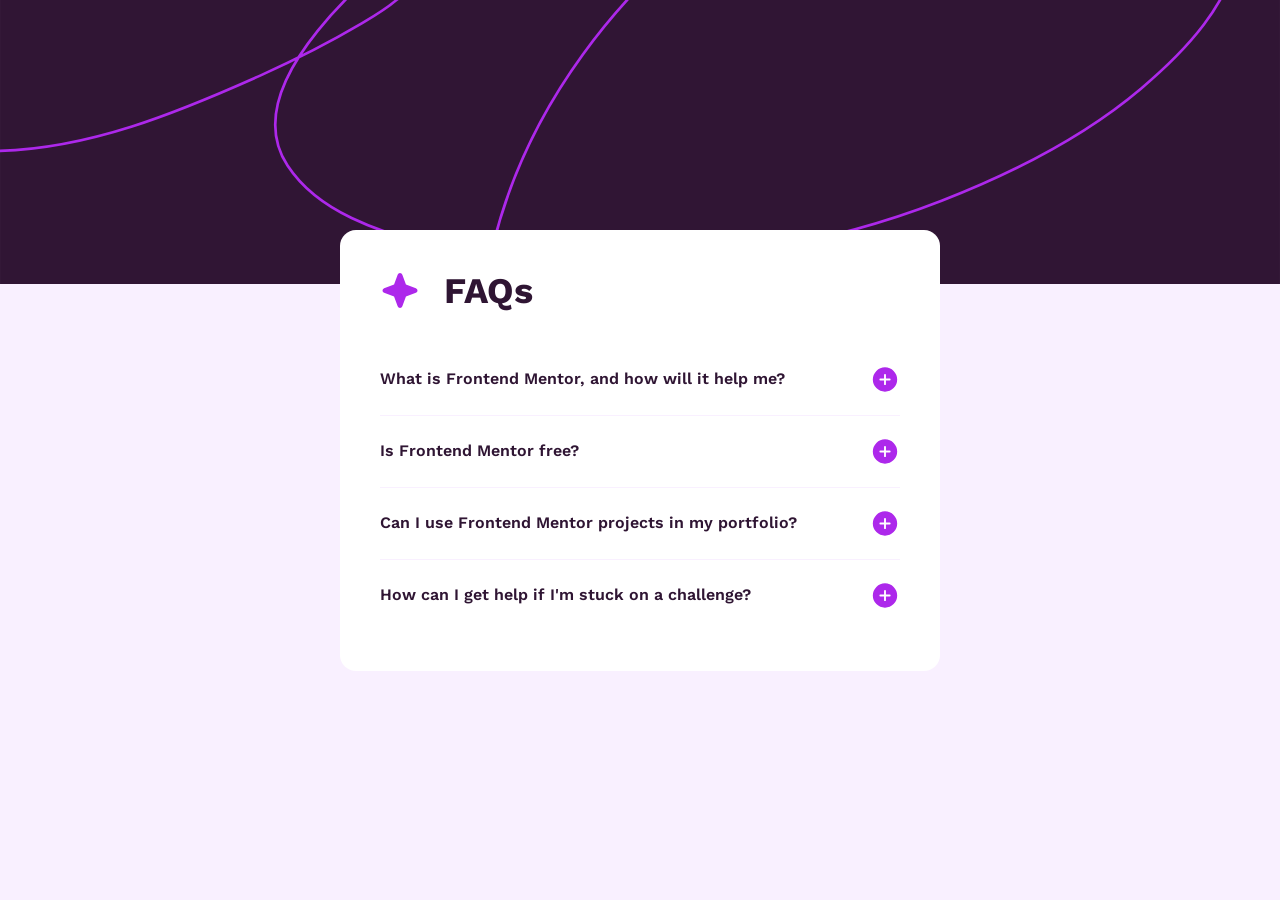
<file: claude-code/index.html>
<!DOCTYPE html>
<html lang="en">
<head>
  <meta charset="UTF-8">
  <meta name="viewport" content="width=device-width, initial-scale=1.0">
  <link rel="stylesheet" href="style.css">
  <link rel="preconnect" href="https://fonts.googleapis.com">
  <link rel="preconnect" href="https://fonts.gstatic.com" crossorigin>
  <link href="https://fonts.googleapis.com/css2?family=Work+Sans:wght@400;600;700&display=swap" rel="stylesheet">
  <title>FAQ Accordion</title>
</head>
<body>

  <img src="../assets/background-pattern-desktop.svg" alt="" class="bg-pattern bg-pattern--desktop" aria-hidden="true">
  <img src="../assets/background-pattern-mobile.svg" alt="" class="bg-pattern bg-pattern--mobile" aria-hidden="true">

  <main class="page">
    <div class="card">

      <div class="card__header">
        <img src="../assets/icon-star.svg" alt="" aria-hidden="true">
        <h1 class="card__title">FAQs</h1>
      </div>

      <ul class="faq-list">

        <li class="faq-item">
          <details class="faq-details">
            <summary class="faq-question">
              <span>What is Frontend Mentor, and how will it help me?</span>
              <img src="../assets/icon-plus.svg" alt="" class="faq-icon faq-icon--plus" aria-hidden="true">
              <img src="../assets/icon-minus.svg" alt="" class="faq-icon faq-icon--minus" aria-hidden="true">
            </summary>
            <p class="faq-answer">Frontend Mentor offers realistic coding challenges to help developers improve their frontend coding skills with projects in HTML, CSS, and JavaScript. It's suitable for all levels and ideal for portfolio building.</p>
          </details>
        </li>

        <li class="faq-item">
          <details class="faq-details">
            <summary class="faq-question">
              <span>Is Frontend Mentor free?</span>
              <img src="../assets/icon-plus.svg" alt="" class="faq-icon faq-icon--plus" aria-hidden="true">
              <img src="../assets/icon-minus.svg" alt="" class="faq-icon faq-icon--minus" aria-hidden="true">
            </summary>
            <p class="faq-answer">The majority of our challenges are free, yes. We do have some that are premium and require a Pro subscription to access. It will say on each challenge whether they are free or premium, so it's easy to tell the difference.</p>
          </details>
        </li>

        <li class="faq-item">
          <details class="faq-details">
            <summary class="faq-question">
              <span>Can I use Frontend Mentor projects in my portfolio?</span>
              <img src="../assets/icon-plus.svg" alt="" class="faq-icon faq-icon--plus" aria-hidden="true">
              <img src="../assets/icon-minus.svg" alt="" class="faq-icon faq-icon--minus" aria-hidden="true">
            </summary>
            <p class="faq-answer">Definitely! Please do feel free to use whatever you build in your portfolio. Helping developers add professional-looking projects to their portfolio was one of the reasons we created this platform!</p>
          </details>
        </li>

        <li class="faq-item">
          <details class="faq-details">
            <summary class="faq-question">
              <span>How can I get help if I'm stuck on a challenge?</span>
              <img src="../assets/icon-plus.svg" alt="" class="faq-icon faq-icon--plus" aria-hidden="true">
              <img src="../assets/icon-minus.svg" alt="" class="faq-icon faq-icon--minus" aria-hidden="true">
            </summary>
            <p class="faq-answer">The best (and quickest) way to get help on a challenge is in our Discord server. There are thousands of other developers in there, so it's a great place to ask questions. We even have a dedicated "help" channel! If you haven't joined yet, you can get an invite to our Discord server here.</p>
          </details>
        </li>

      </ul>
    </div>
  </main>

</body>
</html>
</file>
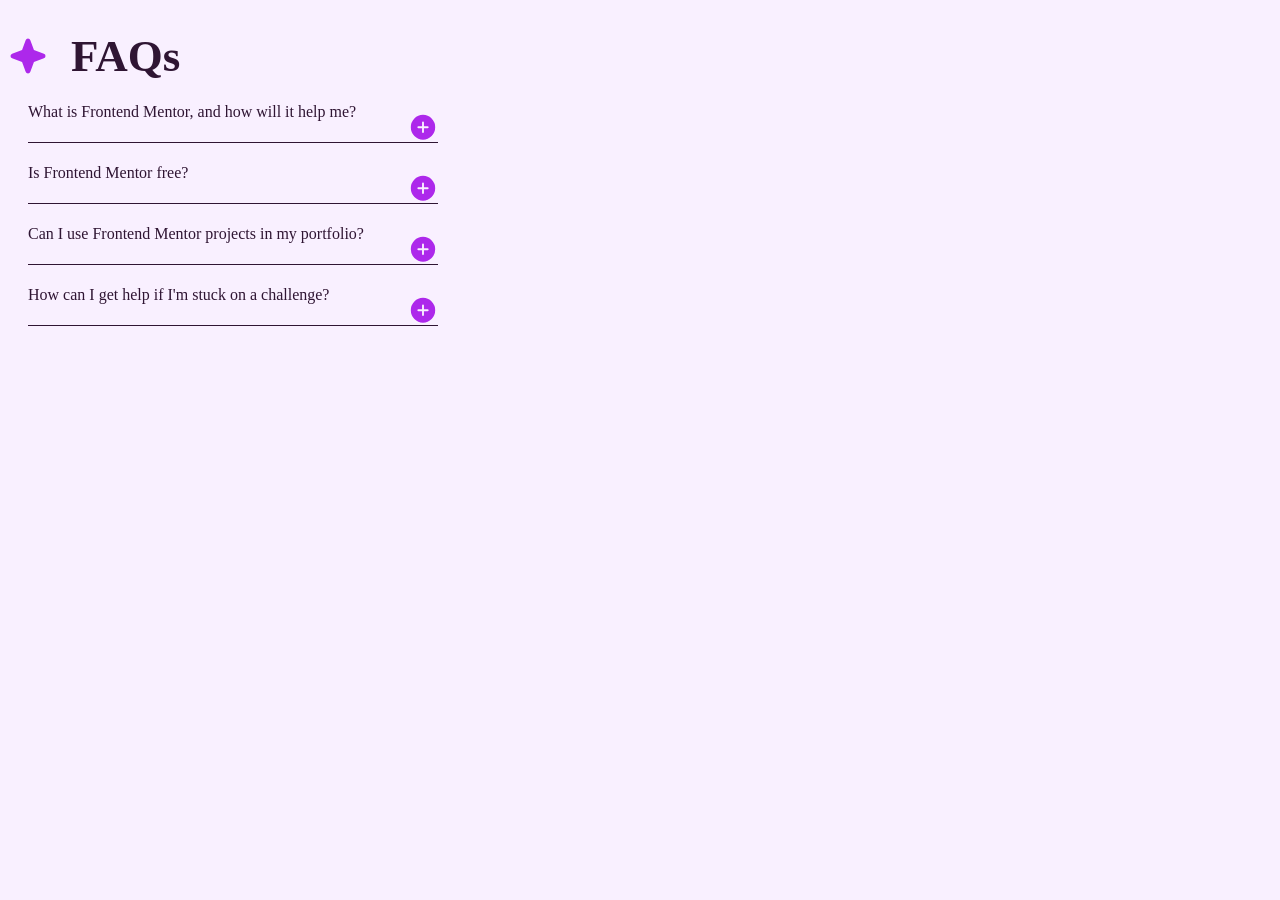
<file: refactored-code/index.html>
<!DOCTYPE html>
<html lang="en">
<head>
  <meta charset="UTF-8">
  <meta name="viewport" content="width=device-width, initial-scale=1.0">
  <link rel="stylesheet" href="style.css">
  <title>Document</title>
</head>
<body>
  <div class="container">
    <h1 class="title">
      <img src="../assets/icon-star.svg" alt="star-icon">FAQs
    </h1>

    <details class="section">
      <summary class="section-title">What is Frontend Mentor, and how will it help me?</summary>
      <p>Frontend Mentor offers realistic coding challenges to help developers improve their frontend coding skills with projects in HTML, CSS, and JavaScript. It's suitable for all levels and ideal for portfolio building.</p>
    </details>

    <details class="section">
      <summary class="section-title">Is Frontend Mentor free?</summary>
      <p>The majority of our challenges are free, yes. We do have some that are premium and require a Pro subscription to access. It will say on each challenge whether they are free or premium, so it's easy to tell the difference.</p>
    </details>

    <details class="section">
      <summary class="section-title">Can I use Frontend Mentor projects in my portfolio?</summary>
      <p>Definitely! Please do feel free to use whatever you build in your portfolio. Helping developers add professional-looking projects to their portfolio was one of the reasons we created this platform!; </p>
    </details>

    <details class="section">
      <summary class="section-title">How can I get help if I'm stuck on a challenge?</summary>
      <p>The best (and quickest) way to get help on a challenge is in our Discord server. There are thousands of other developers in there, so it's a great place to ask questions. We even have a dedicated 'help' channel! If you haven't joined yet, you can get an invite to our Discord server here.</p>
    </details>
  </div>
</body>
</html>
</file>
<file: claude-code/style.css>
/* ===== Reset & Base ===== */
*, *::before, *::after {
  box-sizing: border-box;
  margin: 0;
  padding: 0;
}

/* ===== Design Tokens ===== */
:root {
  --white:       hsl(0, 100%, 100%);
  --purple-100:  hsl(275, 100%, 97%);
  --purple-600:  hsl(292, 16%, 49%);
  --purple-950:  hsl(292, 42%, 14%);

  --font: "Work Sans", sans-serif;
}

/* ===== Body ===== */
body {
  font-family: var(--font);
  font-size: 16px;
  background-color: var(--purple-100);
  min-height: 100vh;
}

/* ===== Background Pattern ===== */
.bg-pattern {
  position: absolute;
  top: 0;
  left: 0;
  width: 100%;
}

.bg-pattern--mobile {
  display: none;
}

/* ===== Page Layout ===== */
.page {
  position: relative;
  display: flex;
  justify-content: center;
  align-items: center;
  min-height: 100vh;
  padding: 24px;
}

/* ===== Card ===== */
.card {
  background-color: var(--white);
  border-radius: 16px;
  padding: 40px;
  width: 100%;
  max-width: 600px;
}

.card__header {
  display: flex;
  align-items: center;
  gap: 24px;
  margin-bottom: 32px;
}

.card__title {
  font-size: 36px;
  font-weight: 700;
  color: var(--purple-950);
}

/* ===== FAQ List ===== */
.faq-list {
  list-style: none;
}

.faq-item {
  border-bottom: 1px solid var(--purple-100);
}

.faq-item:last-child {
  border-bottom: none;
}

/* ===== Details / Summary ===== */
.faq-details {
  padding: 20px 0;
}

/* Hide the native browser triangle marker */
.faq-details > summary {
  list-style: none;
}
.faq-details > summary::-webkit-details-marker {
  display: none;
}

.faq-question {
  display: flex;
  justify-content: space-between;
  align-items: center;
  gap: 16px;
  cursor: pointer;
  color: var(--purple-950);
  font-weight: 600;
  font-size: 16px;
  line-height: 1.4;
}

.faq-question:hover span {
  color: var(--purple-600);
}

/* ===== Plus / Minus Icons ===== */
.faq-icon {
  flex-shrink: 0;
}

/* By default show plus, hide minus */
.faq-icon--minus {
  display: none;
}

/* When open: hide plus, show minus */
.faq-details[open] .faq-icon--plus {
  display: none;
}

.faq-details[open] .faq-icon--minus {
  display: block;
}

/* ===== Answer ===== */
.faq-answer {
  margin-top: 20px;
  color: var(--purple-600);
  line-height: 1.6;
}

/* ===== Mobile ===== */
@media (max-width: 600px) {
  .bg-pattern--desktop {
    display: none;
  }

  .bg-pattern--mobile {
    display: block;
  }

  .card {
    padding: 24px;
    border-radius: 12px;
  }

  .card__title {
    font-size: 28px;
  }

  .card__header {
    gap: 16px;
    margin-bottom: 24px;
  }
}
</file>
<file: refactored-code/style.css>
* {
  box-sizing: border-box;
}

body {
  background-color: hsl(275, 100%, 97%);
}

.container {
  width: 450px;
}

.title {
  color: hsl(292, 42%, 14%);
  display: flex;
  font-size: 45px;
  gap: 23px;
}

.section {
  color: hsl(292, 16%, 49%);
  margin: 30px 20px;
}

.section-title {
  color: hsl(292, 42%, 14%);
  /* 1. Hide the default browser marker. */
  list-style: none;

  /* 2. Position the plus icon on the right. */
  display: flex;
  justify-content: space-between;
  align-items: center;

  background-image: url('../assets/icon-plus.svg');
  background-repeat: no-repeat;
  background-position: right center;

  height: 25px;
  border-bottom: 1px solid hsl(292, 42%, 14%);
  padding-bottom: 30px;
}

.section[open] .section-title {
  background-image: url('../assets/icon-minus.svg');
}
</file>
